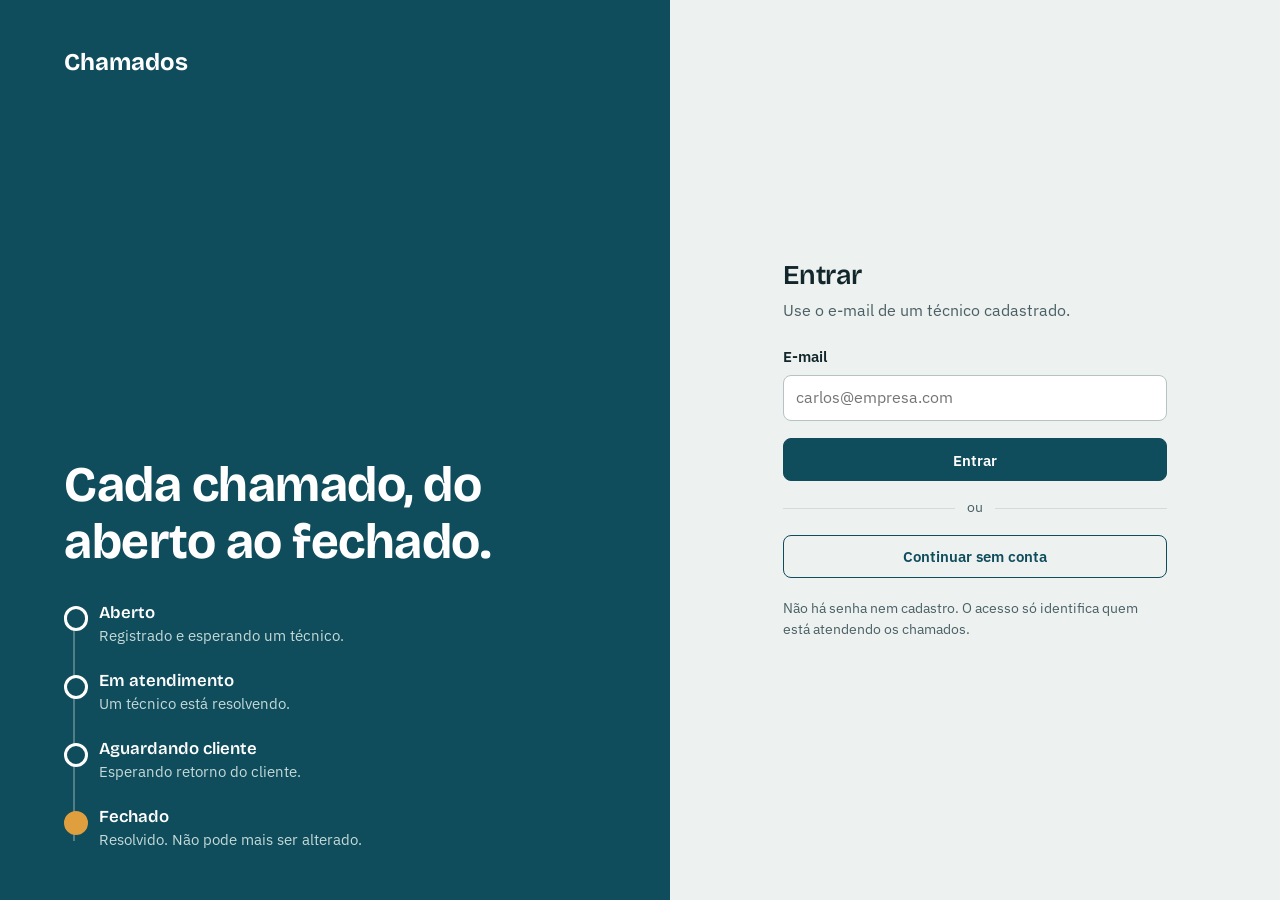
<file: chamados/src/main/resources/static/index.html>
<!DOCTYPE html>
<html lang="pt-BR">
<head>
  <meta charset="utf-8">
  <meta name="viewport" content="width=device-width, initial-scale=1">
  <title>Entrar · Chamados</title>
  <link rel="preconnect" href="https://fonts.googleapis.com">
  <link rel="preconnect" href="https://fonts.gstatic.com" crossorigin>
  <link href="https://fonts.googleapis.com/css2?family=Bricolage+Grotesque:wght@600;700&family=IBM+Plex+Sans:wght@400;500;600&display=swap" rel="stylesheet">
  <link rel="stylesheet" href="css/app.css">
</head>
<body>
<div class="login">
  <aside class="side">
    <a class="brand" href="index.html">Chamados</a>
    <div>
      <h1>Cada chamado, do aberto ao fechado.</h1>
      <ol class="flow" aria-label="Ciclo de vida de um chamado">
        <li style="--i:0"><b>Aberto</b><span>Registrado e esperando um técnico.</span></li>
        <li style="--i:1"><b>Em atendimento</b><span>Um técnico está resolvendo.</span></li>
        <li style="--i:2"><b>Aguardando cliente</b><span>Esperando retorno do cliente.</span></li>
        <li style="--i:3"><b>Fechado</b><span>Resolvido. Não pode mais ser alterado.</span></li>
      </ol>
    </div>
  </aside>

  <div class="formwrap">
    <form id="form" novalidate>
      <h2>Entrar</h2>
      <p class="lead">Use o e-mail de um técnico cadastrado.</p>

      <div id="erro" class="msg erro" role="alert"></div>

      <div class="field">
        <label for="email">E-mail</label>
        <input id="email" name="email" type="email" autocomplete="email" placeholder="carlos@empresa.com" required>
      </div>
      <button class="btn" type="submit" id="entrar">Entrar</button>

      <div class="or">ou</div>
      <button class="btn secondary" type="button" id="visitante">Continuar sem conta</button>

      <p class="note">Não há senha nem cadastro. O acesso só identifica quem está atendendo os chamados.</p>
    </form>
  </div>
</div>

<script src="js/app.js"></script>
<script>
  if (App.sessao()) location.replace('chamados.html');

  const form = document.getElementById('form');
  const erro = document.getElementById('erro');
  const botao = document.getElementById('entrar');

  form.addEventListener('submit', async (e) => {
    e.preventDefault();
    erro.textContent = '';
    const email = document.getElementById('email').value.trim().toLowerCase();
    if (!email) { erro.textContent = 'Informe o e-mail para entrar.'; return; }

    botao.disabled = true;
    botao.textContent = 'Entrando…';
    try {
      const tecnicos = await App.api('/tecnicos');
      const t = tecnicos.find((x) => (x.email || '').toLowerCase() === email);
      if (!t) {
        erro.textContent = 'Nenhum técnico cadastrado com esse e-mail. Confira o endereço ou continue sem conta.';
        return;
      }
      App.entrar({ nome: t.nome, email: t.email, perfil: t.perfil, tecnicoId: t.id });
      location.href = 'chamados.html';
    } catch (err) {
      erro.textContent = err.message;
    } finally {
      botao.disabled = false;
      botao.textContent = 'Entrar';
    }
  });

  document.getElementById('visitante').addEventListener('click', () => {
    App.entrar({ nome: 'Visitante', email: null, perfil: 'VISITANTE', tecnicoId: null });
    location.href = 'chamados.html';
  });
</script>
</body>
</html>
</file>
<file: chamados/src/main/resources/static/css/app.css>
:root{
  --bg:#EDF1F0; --surface:#FFFFFF; --ink:#12262B; --ink-2:#4A5F64; --line:#D3DCDB;
  --brand:#0F4C5C; --brand-2:#0B3A47; --focus:#E09F3E; --danger:#B3261E;
  --p-baixa:#7A8F94; --p-media:#3A7CA5; --p-alta:#D68A1F; --p-critica:#C8372D;
  --s-aberto:#3A7CA5; --s-atendimento:#0F4C5C; --s-aguardando:#D68A1F; --s-fechado:#6B7A7E;
  --radius:10px;
  --font-display:"Bricolage Grotesque","Segoe UI",system-ui,sans-serif;
  --font-body:"IBM Plex Sans","Segoe UI",system-ui,sans-serif;
}
*{box-sizing:border-box}
html{-webkit-text-size-adjust:100%}
body{margin:0;background:var(--bg);color:var(--ink);font:400 16px/1.55 var(--font-body)}
h1,h2,h3{font-family:var(--font-display);line-height:1.15;margin:0;letter-spacing:-.01em}
h1{font-size:clamp(1.8rem,3vw,2.4rem);font-weight:700}
h2{font-size:1.35rem;font-weight:600}
p{margin:0}
a{color:var(--brand)}
:focus-visible{outline:3px solid var(--focus);outline-offset:2px;border-radius:4px}

/* botões e campos */
.btn{font:600 .95rem var(--font-body);display:inline-flex;align-items:center;justify-content:center;gap:.5rem;
  padding:.65rem 1.1rem;border-radius:8px;border:1.5px solid var(--brand);background:var(--brand);color:#fff;
  cursor:pointer;text-decoration:none;transition:background .15s,border-color .15s}
.btn:hover{background:var(--brand-2);border-color:var(--brand-2)}
.btn.secondary{background:transparent;color:var(--brand)}
.btn.secondary:hover{background:#E1ECEA}
.btn.small{padding:.4rem .75rem;font-size:.85rem}
.btn:disabled{opacity:.55;cursor:not-allowed}
.field{display:flex;flex-direction:column;gap:.35rem;margin-bottom:1.1rem}
.field label{font-weight:600;font-size:.92rem}
.field .hint{font-size:.85rem;color:var(--ink-2)}
input,select,textarea{font:inherit;color:var(--ink);background:#fff;border:1.5px solid #B5C3C2;border-radius:8px;padding:.6rem .75rem;width:100%}
input:focus,select:focus,textarea:focus{outline:3px solid var(--focus);outline-offset:0;border-color:var(--brand)}
textarea{resize:vertical;min-height:7rem}
.row2{display:grid;grid-template-columns:1fr 1fr;gap:1rem}
@media(max-width:600px){.row2{grid-template-columns:1fr}}
.msg{padding:.7rem .9rem;border-radius:8px;font-size:.92rem;margin-bottom:1rem;border:1px solid}
.msg.erro{background:#FBEAE8;border-color:#E6B3AF;color:#7A1A14}
.msg:empty{display:none}

/* topo */
.topbar{background:var(--brand);color:#fff}
.topbar .in{max-width:1100px;margin:auto;padding:.8rem 1.25rem;display:flex;align-items:center;gap:1.5rem;flex-wrap:wrap}
.brand{font:700 1.25rem var(--font-display);color:#fff;text-decoration:none;margin-right:auto}
.topbar nav{display:flex;gap:.25rem}
.topbar nav a{color:#D5E6E4;text-decoration:none;padding:.4rem .8rem;border-radius:6px;font-weight:500}
.topbar nav a:hover{background:rgba(255,255,255,.12)}
.topbar nav a[aria-current=page]{background:#fff;color:var(--brand)}
.who{display:flex;align-items:center;gap:.75rem;font-size:.9rem}
.who button{background:none;border:1px solid rgba(255,255,255,.5);color:#fff;border-radius:6px;padding:.3rem .7rem;cursor:pointer;font:inherit}
.who button:hover{background:rgba(255,255,255,.12)}
main{max-width:1100px;margin:auto;padding:2rem 1.25rem 4rem}
.pagehead{display:flex;align-items:end;justify-content:space-between;gap:1rem;flex-wrap:wrap;margin-bottom:1.5rem}
.pagehead p{color:var(--ink-2);margin-top:.35rem}

/* aviso rápido */
.toast-box{position:fixed;left:50%;bottom:1.5rem;transform:translateX(-50%);z-index:50;display:flex;flex-direction:column;gap:.5rem;align-items:center}
.toast{background:var(--ink);color:#fff;padding:.7rem 1.1rem;border-radius:8px;font-size:.92rem;box-shadow:0 6px 20px rgba(0,0,0,.2)}
.toast.erro{background:var(--danger)}

/* status e prioridade */
.chip{display:inline-flex;align-items:center;gap:.4rem;font-size:.85rem;font-weight:500;white-space:nowrap}
.chip::before{content:"";width:.6rem;height:.6rem;border-radius:50%;background:var(--c)}
.chip.ABERTO{--c:var(--s-aberto)} .chip.EM_ATENDIMENTO{--c:var(--s-atendimento)}
.chip.AGUARDANDO_CLIENTE{--c:var(--s-aguardando)} .chip.FECHADO{--c:var(--s-fechado)}
.prio{--c:var(--p-baixa)} .prio.MEDIA{--c:var(--p-media)} .prio.ALTA{--c:var(--p-alta)} .prio.CRITICA{--c:var(--p-critica)}

/* painel */
.filters{display:flex;gap:1rem;align-items:center;justify-content:space-between;flex-wrap:wrap;margin-bottom:1rem}
.tabs{display:flex;gap:.25rem;flex-wrap:wrap}
.tabs button{font:500 .92rem var(--font-body);background:transparent;border:1.5px solid transparent;border-radius:999px;padding:.4rem .9rem;color:var(--ink-2);cursor:pointer}
.tabs button:hover{background:#E1ECEA}
.tabs button[aria-pressed=true]{background:var(--brand);color:#fff}
.filters select{width:auto}
.list{background:var(--surface);border:1px solid var(--line);border-radius:var(--radius);overflow:hidden}
.lhead,.item{display:grid;grid-template-columns:minmax(0,1fr) 11rem 9rem 8.5rem;gap:1rem;align-items:center;padding:.85rem 1.1rem .85rem 1.25rem}
.lhead{background:#F6F9F8;border-bottom:1px solid var(--line);font-size:.85rem;font-weight:600;color:var(--ink-2)}
.item{width:100%;text-align:left;background:none;border:0;border-bottom:1px solid var(--line);border-left:5px solid var(--c);cursor:pointer;font:inherit;color:inherit}
.item:last-child{border-bottom:0}
.item:hover{background:#F3F8F7}
.item .t{font-weight:600;overflow:hidden;text-overflow:ellipsis;white-space:nowrap;display:block}
.item .sub{font-size:.85rem;color:var(--ink-2);display:block}
.item .muted{font-size:.88rem;color:var(--ink-2)}
.empty,.loading{padding:3rem 1.5rem;text-align:center;color:var(--ink-2)}
.empty h3{color:var(--ink);margin-bottom:.4rem}
.pager{display:flex;justify-content:space-between;align-items:center;margin-top:1rem;font-size:.92rem;color:var(--ink-2)}
.pager div{display:flex;gap:.5rem}
@media(max-width:760px){
  .lhead{display:none}
  .item{grid-template-columns:1fr auto;gap:.25rem .75rem}
  .item .col-tec,.item .col-data{grid-column:1/-1}
}

/* detalhe do chamado */
dialog{border:0;padding:0;background:var(--surface);color:var(--ink)}
dialog::backdrop{background:rgba(18,38,43,.5)}
#detalhe{margin:0 0 0 auto;height:100dvh;max-height:100dvh;width:min(34rem,100%);border-radius:0}
.dhead{display:flex;justify-content:space-between;gap:1rem;padding:1.25rem 1.5rem;border-bottom:1px solid var(--line);position:sticky;top:0;background:var(--surface)}
.dhead h2{font-size:1.25rem}
.dbody{padding:1.25rem 1.5rem 2rem}
.dbody section{margin-bottom:1.75rem}
.dbody h3{font-size:1rem;margin-bottom:.6rem}
.meta{display:grid;grid-template-columns:auto 1fr;gap:.35rem 1rem;font-size:.92rem;margin:0}
.meta dt{color:var(--ink-2)} .meta dd{margin:0}
.desc{white-space:pre-wrap;background:#F6F9F8;border-radius:8px;padding:.8rem}
.actions{display:flex;gap:.5rem;flex-wrap:wrap}
.assign{display:flex;gap:.5rem}
.assign select{flex:1}
.coment{border-left:3px solid var(--line);padding:.1rem 0 .1rem .8rem;margin-bottom:.9rem}
.coment b{font-size:.9rem} .coment small{color:var(--ink-2);margin-left:.4rem}
.coment p{white-space:pre-wrap}
.xbtn{background:none;border:0;font-size:1.6rem;line-height:1;cursor:pointer;color:var(--ink-2);padding:0 .25rem;align-self:start}
#quick{width:min(26rem,calc(100% - 2rem));border-radius:var(--radius);margin:auto}
#quick form{padding:1.5rem}
#quick h2{margin-bottom:1rem}
#quick .actions{justify-content:flex-end}

/* novo chamado */
.card{background:var(--surface);border:1px solid var(--line);border-radius:var(--radius);padding:1.75rem;max-width:44rem}
.withadd{display:flex;gap:.5rem}
.withadd select{flex:1}
.formactions{display:flex;gap:.75rem;margin-top:.5rem}

/* login */
.login{min-height:100dvh;display:grid;grid-template-columns:1.1fr 1fr}
.login .side{background:var(--brand);color:#fff;padding:3rem clamp(1.5rem,5vw,4.5rem);display:flex;flex-direction:column;justify-content:space-between;gap:2.5rem}
.login .side .brand{margin:0;font-size:1.5rem}
.login .side h1{font-size:clamp(2rem,4vw,3.1rem);max-width:15ch;margin-bottom:2rem}
.flow{list-style:none;margin:0;padding:0;position:relative}
.flow::before{content:"";position:absolute;left:.55rem;top:.7rem;bottom:.7rem;width:2px;background:rgba(255,255,255,.28)}
.flow li{position:relative;padding:0 0 1.4rem 2.2rem;max-width:30rem}
.flow li:last-child{padding-bottom:0}
.flow li::before{content:"";position:absolute;left:0;top:.3rem;width:1.15rem;height:1.15rem;border-radius:50%;background:var(--brand);border:3px solid #fff;
  animation:acende .5s both;animation-delay:calc(var(--i)*.45s + .3s)}
.flow li:last-child::before{background:var(--focus);border-color:var(--focus)}
.flow b{font:600 1.05rem var(--font-display);display:block}
.flow span{color:#C5DAD8;font-size:.92rem}
@keyframes acende{from{transform:scale(.3);opacity:0}to{transform:none;opacity:1}}
.login .formwrap{display:flex;align-items:center;justify-content:center;padding:2rem 1.25rem}
.login form{width:min(24rem,100%)}
.login form h2{font-size:1.7rem;margin-bottom:.4rem}
.login form .lead{color:var(--ink-2);margin-bottom:1.5rem}
.login .btn{width:100%}
.or{display:flex;align-items:center;gap:.75rem;color:var(--ink-2);font-size:.88rem;margin:1rem 0}
.or::before,.or::after{content:"";flex:1;height:1px;background:var(--line)}
.login .note{font-size:.85rem;color:var(--ink-2);margin-top:1.25rem}
@media(max-width:820px){.login{grid-template-columns:1fr}.login .side{padding:2rem 1.5rem}.login .side h1{margin-bottom:1.25rem}}
@media(prefers-reduced-motion:reduce){.flow li::before{animation:none}*{transition:none!important}}

/* utilitários */
.sr-only{position:absolute;width:1px;height:1px;overflow:hidden;clip:rect(0 0 0 0);white-space:nowrap}
.muted{color:var(--ink-2)}
dialog .toast-box{position:sticky;left:auto;bottom:1rem;transform:none;margin:0 1.5rem 1rem;align-items:stretch}
dialog .toast{text-align:center}
</file>
